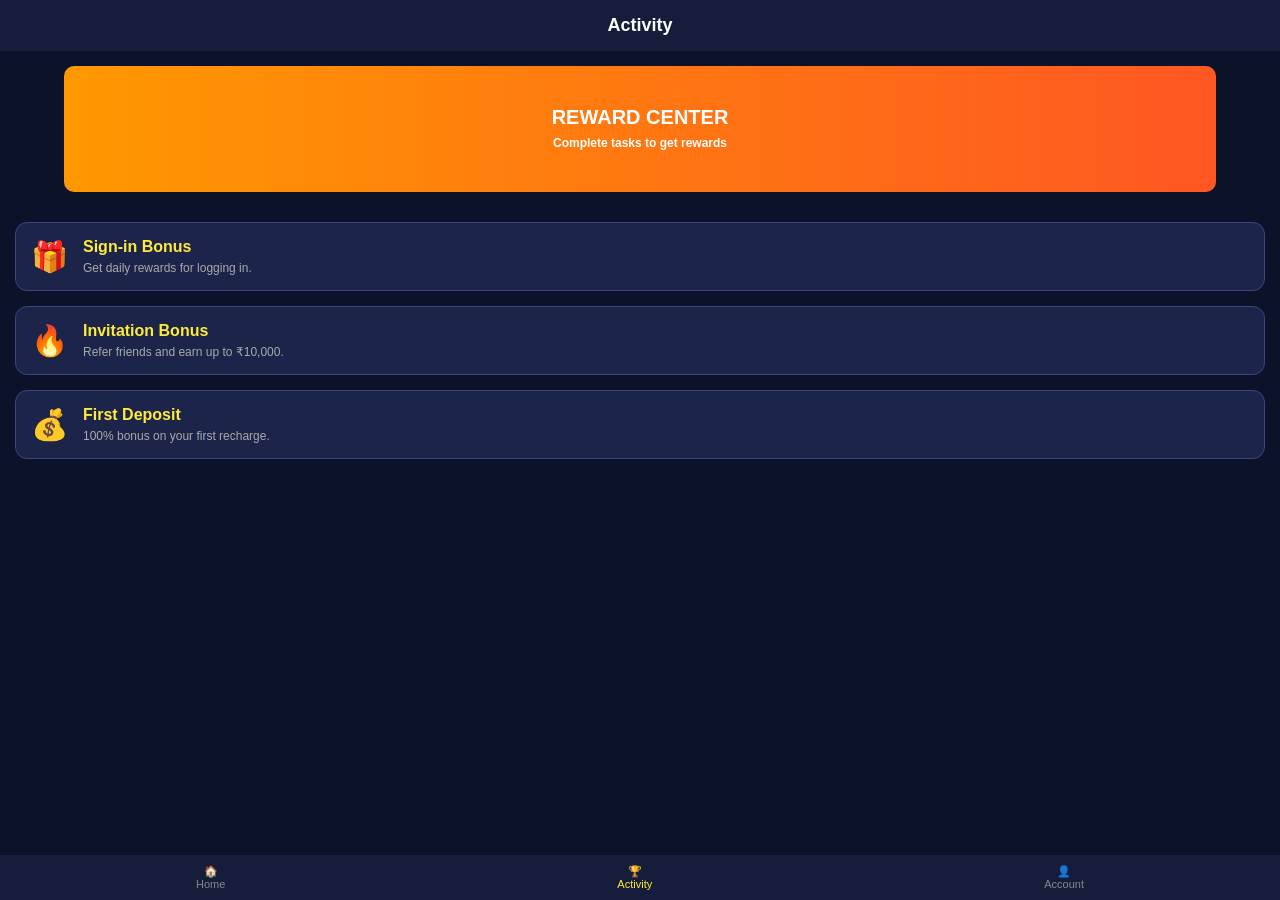
<file: activity.html>
<!DOCTYPE html>
<html lang="en">
<head>
    <meta charset="UTF-8">
    <meta name="viewport" content="width=device-width, initial-scale=1.0">
    <title>Activity - HappyWorld</title>
    <style>
        body { background: #0d122b; color: white; font-family: sans-serif; margin: 0; padding: 0; }
        .header { background: #161d3a; padding: 15px; text-align: center; font-weight: bold; font-size: 18px; }
        .banner { width: 90%; margin: 15px auto; display: block; border-radius: 10px; background: linear-gradient(90deg, #ff9800, #ff5722); padding: 40px 0; text-align: center; font-size: 20px; font-weight: bold; }
        .activity-list { padding: 15px; margin-bottom: 80px; }
        .item { background: #1c244a; margin-bottom: 15px; padding: 15px; border-radius: 12px; display: flex; align-items: center; border: 1px solid #3a467d; }
        .item-icon { font-size: 30px; margin-right: 15px; }
        .item-text h4 { margin: 0; color: #ffeb3b; }
        .item-text p { margin: 5px 0 0; font-size: 12px; color: #aaa; }
        .bottom-nav { position: fixed; bottom: 0; width: 100%; display: flex; justify-content: space-around; background: #161d3a; padding: 10px 0; }
        .bottom-nav a { color: #888; text-decoration: none; font-size: 11px; text-align: center; }
        .bottom-nav a.active { color: #ffeb3b; }
    </style>
</head>
<body>
    <div class="header">Activity</div>

    <div class="banner">
        REWARD CENTER <br>
        <span style="font-size: 12px;">Complete tasks to get rewards</span>
    </div>

    <div class="activity-list">
        <div class="item">
            <div class="item-icon">🎁</div>
            <div class="item-text">
                <h4>Sign-in Bonus</h4>
                <p>Get daily rewards for logging in.</p>
            </div>
        </div>
        <div class="item">
            <div class="item-icon">🔥</div>
            <div class="item-text">
                <h4>Invitation Bonus</h4>
                <p>Refer friends and earn up to ₹10,000.</p>
            </div>
        </div>
        <div class="item">
            <div class="item-icon">💰</div>
            <div class="item-text">
                <h4>First Deposit</h4>
                <p>100% bonus on your first recharge.</p>
            </div>
        </div>
    </div>

    <nav class="bottom-nav">
        <a href="home.html">🏠<br>Home</a>
        <a href="activity.html" class="active">🏆<br>Activity</a>
        <a href="index.html">👤<br>Account</a>
    </nav>
</body>
</html>
</file>
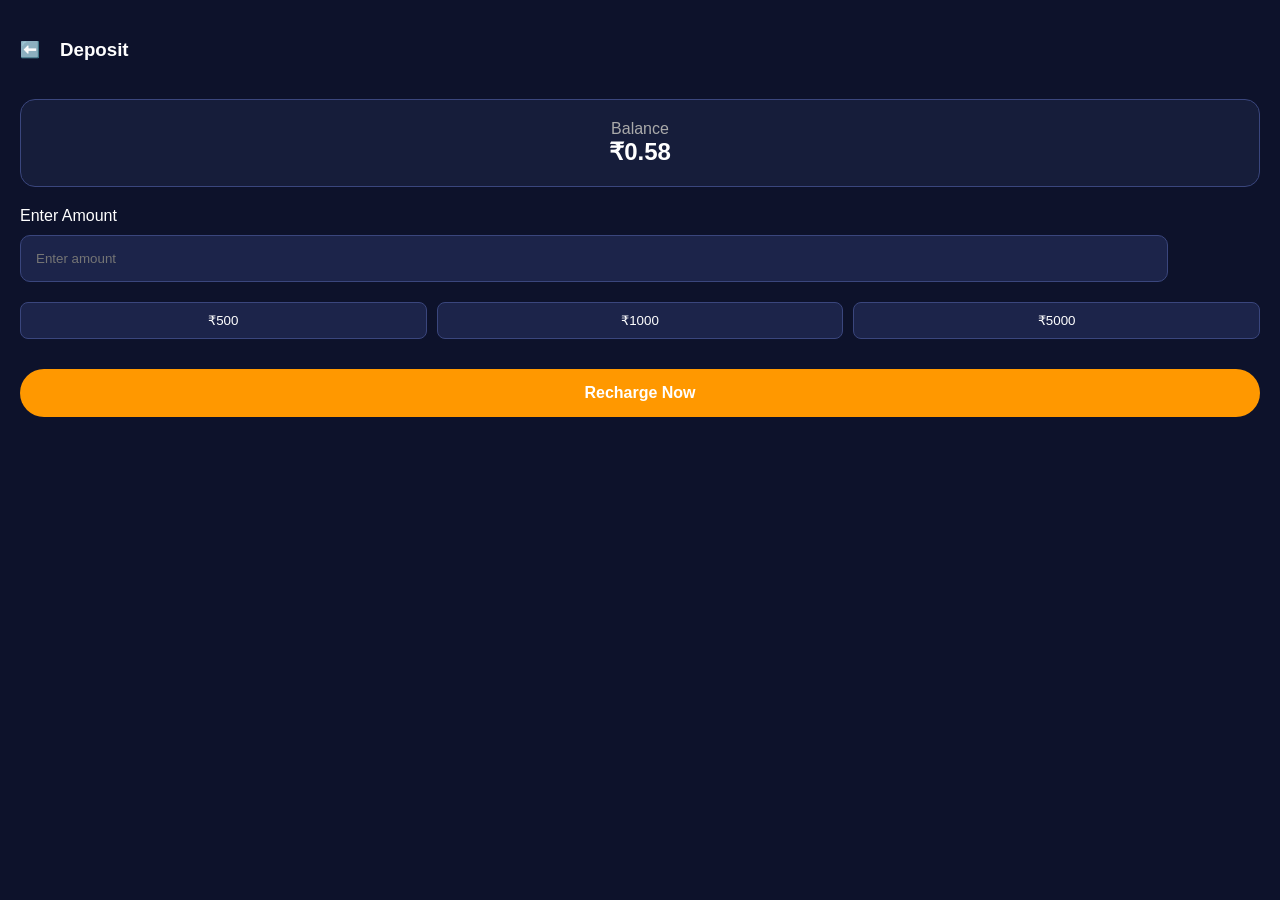
<file: recharge.html>
<!DOCTYPE html>
<html lang="en">
<head>
    <meta charset="UTF-8">
    <meta name="viewport" content="width=device-width, initial-scale=1.0">
    <title>HappyWorld - Deposit</title>
    <style>
        body { background: #0d122b; color: white; font-family: sans-serif; margin: 0; padding: 20px; }
        .balance-card { background: #161d3a; padding: 20px; border-radius: 15px; text-align: center; margin-bottom: 20px; border: 1px solid #3a467d; }
        .amount-grid { display: grid; grid-template-columns: 1fr 1fr 1fr; gap: 10px; margin-top: 20px; }
        .amt-btn { background: #1c244a; border: 1px solid #3a467d; color: white; padding: 10px; border-radius: 8px; cursor: pointer; }
        .deposit-btn { background: #ff9800; color: white; width: 100%; padding: 15px; border: none; border-radius: 30px; font-weight: bold; margin-top: 30px; font-size: 16px; }
        .header { display: flex; align-items: center; margin-bottom: 20px; }
        input { width: 90%; background: #1c244a; border: 1px solid #3a467d; color: white; padding: 15px; border-radius: 10px; margin-top: 10px; }
    </style>
</head>
<body>
    <div class="header">
        <a href="index.html" style="color:white; text-decoration:none; margin-right:20px;">⬅️</a>
        <h3>Deposit</h3>
    </div>

    <div class="balance-card">
        <div style="color: #aaa;">Balance</div>
        <div style="font-size: 24px; font-weight: bold;">₹0.58</div>
    </div>

    <div style="text-align: left;">
        <label>Enter Amount</label><br>
        <input type="number" placeholder="Enter amount" id="depositAmt">
    </div>

    <div class="amount-grid">
        <button class="amt-btn" onclick="setAmt(500)">₹500</button>
        <button class="amt-btn" onclick="setAmt(1000)">₹1000</button>
        <button class="amt-btn" onclick="setAmt(5000)">₹5000</button>
    </div>

    <button class="deposit-btn" onclick="payNow()">Recharge Now</button>

    <script>
        function setAmt(a) { document.getElementById('depositAmt').value = a; }
        function payNow() { 
            let amt = document.getElementById('depositAmt').value;
            alert("Redirecting to Gateway for ₹" + amt);
        }
    </script>
</body>
</html>
</file>
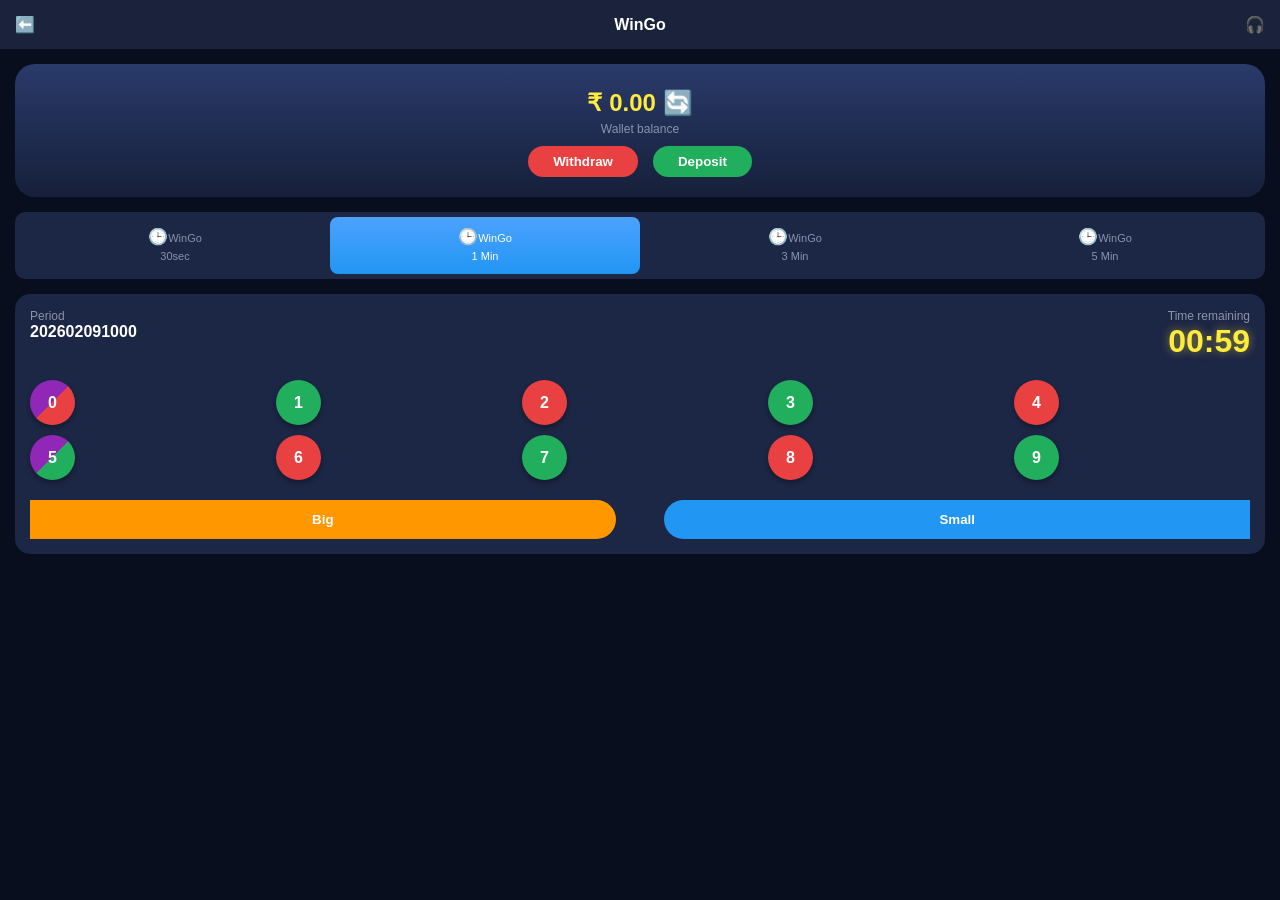
<file: wingo.html>
<!DOCTYPE html>
<html lang="en">
<head>
    <meta charset="UTF-8">
    <meta name="viewport" content="width=device-width, initial-scale=1.0">
    <title>WinGo - Tiranga Style</title>
    <style>
        body { background-color: #090e1f; color: white; font-family: 'Arial', sans-serif; margin: 0; padding-bottom: 70px; }
        .top-nav { background: #1a233b; padding: 15px; display: flex; align-items: center; justify-content: space-between; }
        
        /* Wallet Section */
        .wallet-card { background: linear-gradient(180deg, #2a3a6a 0%, #16203a 100%); margin: 15px; padding: 20px; border-radius: 20px; text-align: center; }
        .balance-text { font-size: 24px; font-weight: bold; margin: 5px 0; color: #ffeb3b; }
        .btn-group { display: flex; justify-content: center; gap: 15px; margin-top: 10px; }
        .w-btn { padding: 8px 25px; border-radius: 20px; border: none; font-weight: bold; color: white; }

        /* Timer Tabs (30s, 1m, 3m, 5m) */
        .tabs-container { display: flex; justify-content: space-around; background: #1c2645; margin: 15px; border-radius: 10px; padding: 5px; }
        .tab-item { text-align: center; padding: 10px; flex: 1; cursor: pointer; border-radius: 8px; }
        .tab-active { background: linear-gradient(180deg, #4da1ff 0%, #2196f3 100%); color: white; }
        .tab-item img { width: 30px; display: block; margin: 0 auto 5px; }
        .tab-item span { font-size: 11px; color: #8a94ad; }
        .tab-active span { color: white; }

        /* Game Box */
        .game-box { background: #1c2645; margin: 15px; padding: 15px; border-radius: 15px; }
        .timer-num { font-size: 32px; font-weight: bold; color: #ffeb3b; text-shadow: 0 0 10px rgba(255,235,59,0.5); }

        /* Number Ball Colors - Exact as Tiranga */
        .number-grid { display: grid; grid-template-columns: repeat(5, 1fr); gap: 10px; margin-top: 20px; }
        .num-ball { width: 45px; height: 45px; border-radius: 50%; border: none; font-weight: bold; color: white; font-size: 16px; box-shadow: 0 3px 5px rgba(0,0,0,0.3); }
        .ball-0 { background: linear-gradient(135deg, #9127b7 50%, #e94141 50%); }
        .ball-5 { background: linear-gradient(135deg, #9127b7 50%, #22af5d 50%); }
        .ball-red { background: #e94141; }
        .ball-green { background: #22af5d; }

        .footer { position: fixed; bottom: 0; width: 100%; display: flex; justify-content: space-around; background: #161d3a; padding: 10px 0; }
    </style>
</head>
<body>

    <div class="top-nav">
        <span>⬅️</span>
        <span style="font-weight: bold;">WinGo</span>
        <span>🎧</span>
    </div>

    <div class="wallet-card">
        <div class="balance-text">₹ <span id="user-balance">0.00</span> 🔄</div>
        <div style="font-size: 12px; color: #8a94ad;">Wallet balance</div>
        <div class="btn-group">
            <button class="w-btn" style="background:#e94141;">Withdraw</button>
            <button class="w-btn" style="background:#22af5d;">Deposit</button>
        </div>
    </div>

    <div class="tabs-container">
        <div class="tab-item">🕒<span>WinGo<br>30sec</span></div>
        <div class="tab-item tab-active">🕒<span>WinGo<br>1 Min</span></div>
        <div class="tab-item">🕒<span>WinGo<br>3 Min</span></div>
        <div class="tab-item">🕒<span>WinGo<br>5 Min</span></div>
    </div>

    <div class="game-box">
        <div style="display: flex; justify-content: space-between;">
            <div>
                <div style="font-size: 12px; color: #8a94ad;">Period</div>
                <div id="period-num" style="font-weight: bold;">202602091000</div>
            </div>
            <div style="text-align: right;">
                <div style="font-size: 12px; color: #8a94ad;">Time remaining</div>
                <div class="timer-num" id="countdown">01:00</div>
            </div>
        </div>

        <div class="number-grid">
            <button class="num-ball ball-0" onclick="openBet('0')">0</button>
            <button class="num-ball ball-green" onclick="openBet('1')">1</button>
            <button class="num-ball ball-red" onclick="openBet('2')">2</button>
            <button class="num-ball ball-green" onclick="openBet('3')">3</button>
            <button class="num-ball ball-red" onclick="openBet('4')">4</button>
            <button class="num-ball ball-5" onclick="openBet('5')">5</button>
            <button class="num-ball ball-red" onclick="openBet('6')">6</button>
            <button class="num-ball ball-green" onclick="openBet('7')">7</button>
            <button class="num-ball ball-red" onclick="openBet('8')">8</button>
            <button class="num-ball ball-green" onclick="openBet('9')">9</button>
        </div>

        <div style="display:flex; justify-content: space-between; margin-top: 20px;">
            <button onclick="openBet('Big')" style="background:#ff9800; width:48%; padding:12px; border:none; color:white; font-weight:bold; border-radius: 0 20px 20px 0;">Big</button>
            <button onclick="openBet('Small')" style="background:#2196f3; width:48%; padding:12px; border:none; color:white; font-weight:bold; border-radius: 20px 0 0 20px;">Small</button>
        </div>
    </div>

    <script>
        // Balance Load
        function refreshUI() {
            let phone = localStorage.getItem('currentUser');
            if(phone) {
                let user = JSON.parse(localStorage.getItem('user_' + phone));
                document.getElementById('user-balance').innerText = user.balance.toFixed(2);
            }
        }
        window.onload = refreshUI;

        // Bet Function
        function openBet(choice) {
            let amt = prompt("Enter Bet Amount:", "10");
            if(amt) {
                let phone = localStorage.getItem('currentUser');
                let user = JSON.parse(localStorage.getItem('user_' + phone));
                if(user.balance >= amt) {
                    user.balance -= amt;
                    localStorage.setItem('user_' + phone, JSON.stringify(user));
                    refreshUI();
                    alert("Bet Placed on " + choice);
                } else { alert("Insufficient Balance!"); }
            }
        }

        // Timer Logic
        let time = 60;
        setInterval(() => {
            time--;
            if(time < 0) {
                time = 60;
                let p = document.getElementById('period-num');
                p.innerText = parseInt(p.innerText) + 1;
            }
            document.getElementById('countdown').innerText = "00:" + (time < 10 ? '0' + time : time);
        }, 1000);
    </script>
</body>
</html>
</file>
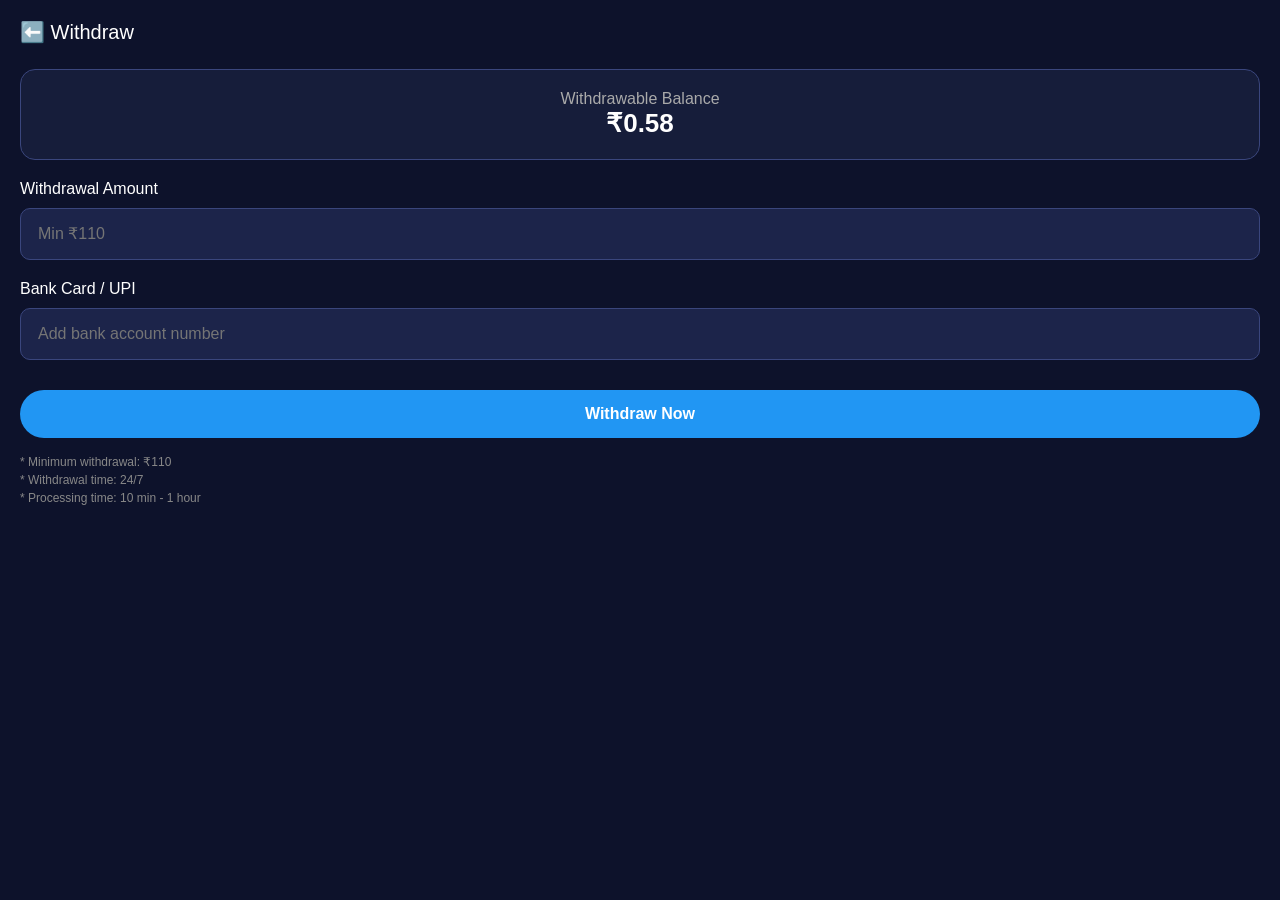
<file: withdraw.html>
<!DOCTYPE html>
<html lang="en">
<head>
    <meta charset="UTF-8">
    <meta name="viewport" content="width=device-width, initial-scale=1.0">
    <title>Withdraw - HappyWorld</title>
    <style>
        body { background: #0d122b; color: white; font-family: sans-serif; margin: 0; padding: 20px; }
        .header { display: flex; align-items: center; margin-bottom: 25px; }
        .balance-card { background: #161d3a; padding: 20px; border-radius: 15px; text-align: center; border: 1px solid #3a467d; margin-bottom: 20px; }
        .input-box { background: #1c244a; padding: 15px; border-radius: 10px; border: 1px solid #3a467d; margin-top: 10px; }
        input { background: none; border: none; color: white; width: 100%; font-size: 16px; outline: none; }
        .withdraw-btn { background: #2196f3; color: white; width: 100%; padding: 15px; border: none; border-radius: 30px; font-weight: bold; margin-top: 30px; font-size: 16px; }
        .info-text { color: #888; font-size: 12px; margin-top: 15px; line-height: 1.5; }
    </style>
</head>
<body>
    <div class="header">
        <a href="index.html" style="color:white; text-decoration:none; font-size: 20px;">⬅️ Withdraw</a>
    </div>

    <div class="balance-card">
        <div style="color: #aaa;">Withdrawable Balance</div>
        <div style="font-size: 26px; font-weight: bold;">₹0.58</div>
    </div>

    <div style="text-align: left;">
        <label>Withdrawal Amount</label>
        <div class="input-box"><input type="number" placeholder="Min ₹110"></div>
        
        <label style="display:block; margin-top:20px;">Bank Card / UPI</label>
        <div class="input-box"><input type="text" placeholder="Add bank account number"></div>
    </div>

    <button class="withdraw-btn" onclick="alert('Withdrawal request submitted!')">Withdraw Now</button>

    <div class="info-text">
        * Minimum withdrawal: ₹110 <br>
        * Withdrawal time: 24/7 <br>
        * Processing time: 10 min - 1 hour
    </div>
</body>
</html>
</file>
